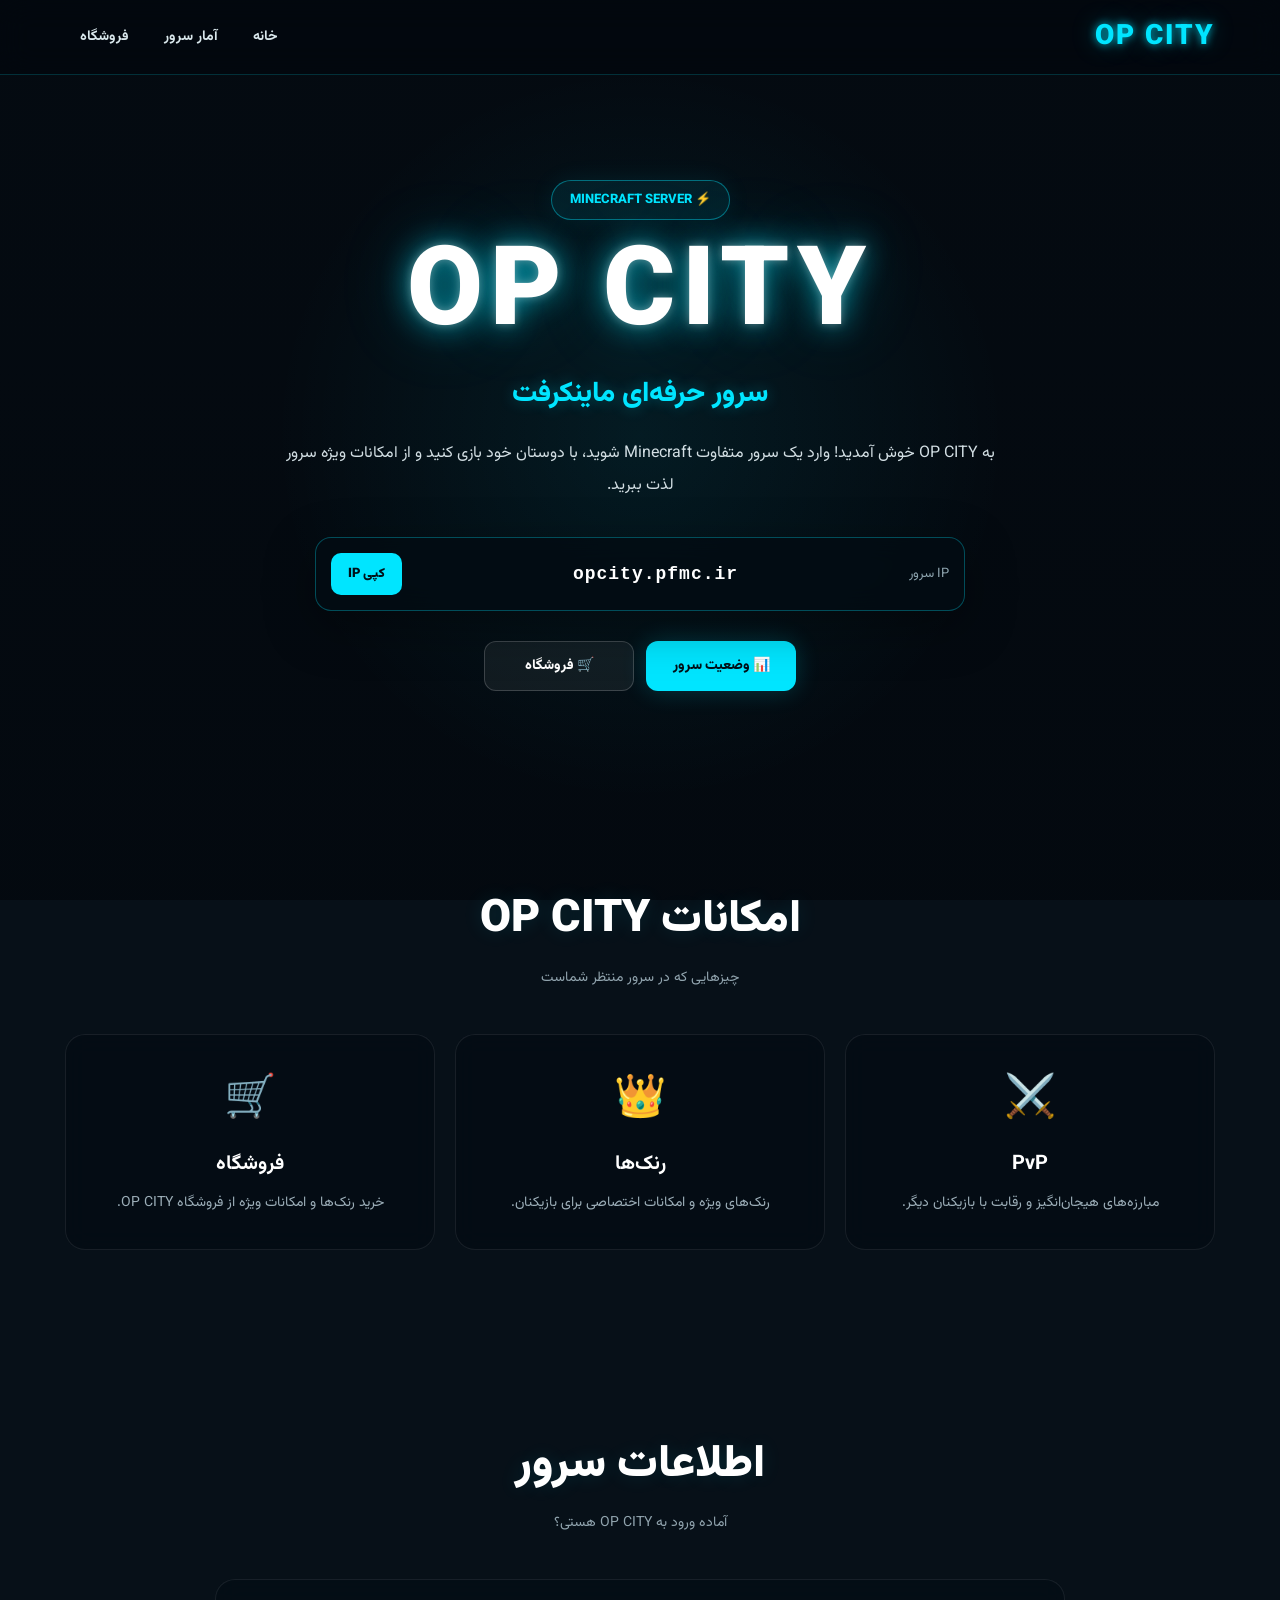
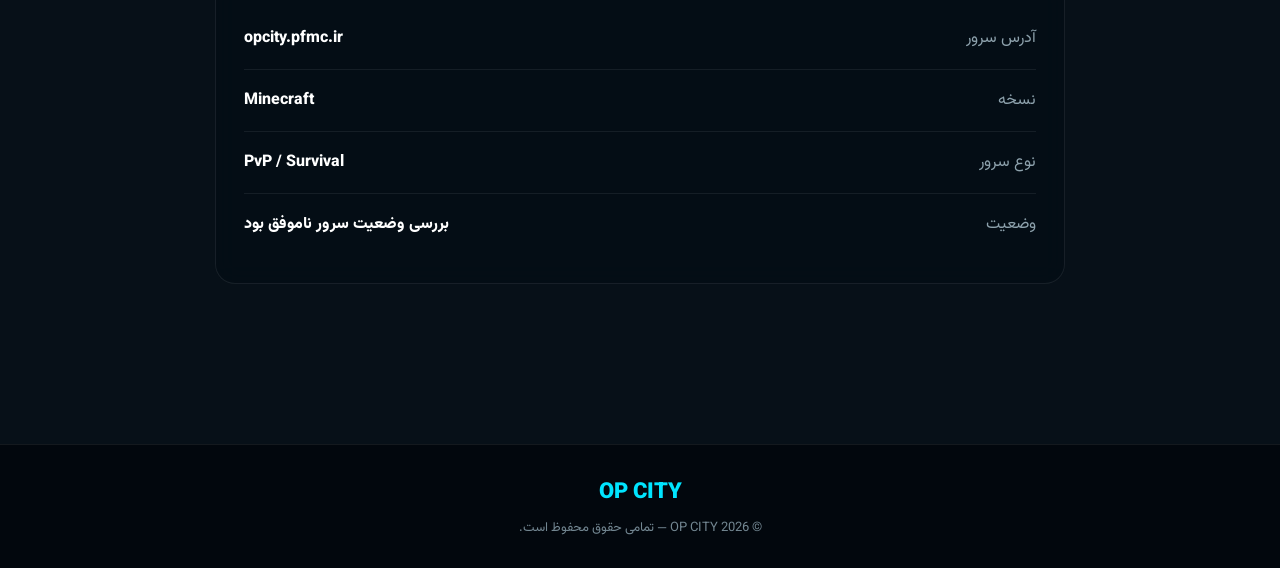
<file: index.html>
<!DOCTYPE html>
<html lang="fa" dir="rtl">

<head>
    <meta charset="UTF-8">
    <meta name="viewport" content="width=device-width, initial-scale=1.0">

    <title>OP CITY | Minecraft Server</title>

    <link rel="stylesheet" href="style.css">
</head>

<body>

    <!-- =========================
         NAVBAR
    ========================== -->

    <nav class="navbar">

        <div class="nav-container">

            <a href="index.html" class="logo">
                OP CITY
            </a>

            <ul class="nav-links">

                <li>
                    <a href="index.html">
                        خانه
                    </a>
                </li>

                <li>
                    <a href="stats.html">
                        آمار سرور
                    </a>
                </li>

                <li>
                    <a href="shop.html">
                        فروشگاه
                    </a>
                </li>

            </ul>

        </div>

    </nav>


    <!-- =========================
         HERO
    ========================== -->

    <header class="hero">

        <div class="hero-content">

            <div class="hero-badge">
                ⚡ MINECRAFT SERVER
            </div>

            <h1>
                OP CITY
            </h1>

            <div class="hero-subtitle">
                سرور حرفه‌ای ماینکرفت
            </div>

            <p class="hero-description">
                به OP CITY خوش آمدید!
                وارد یک سرور متفاوت Minecraft شوید،
                با دوستان خود بازی کنید و از امکانات
                ویژه سرور لذت ببرید.
            </p>


            <!-- IP -->

            <div class="ip-box">

                <span class="ip-label">
                    IP سرور
                </span>

                <span class="ip-address">
                    opcity.pfmc.ir
                </span>

                <button
                    class="copy-btn"
                    onclick="copyIP()">

                    کپی IP

                </button>

            </div>


            <!-- BUTTONS -->

            <div class="hero-buttons">

                <a
                    href="stats.html"
                    class="btn btn-primary">

                    📊 وضعیت سرور

                </a>

                <a
                    href="shop.html"
                    class="btn btn-secondary">

                    🛒 فروشگاه

                </a>

            </div>

        </div>

    </header>


    <!-- =========================
         FEATURES
    ========================== -->

    <section class="section">

        <div class="container">

            <div class="section-title">

                <h2>
                    امکانات OP CITY
                </h2>

                <p>
                    چیزهایی که در سرور منتظر شماست
                </p>

            </div>


            <div class="features">


                <!-- PvP -->

                <div class="feature-card">

                    <div class="feature-icon">
                        ⚔️
                    </div>

                    <h3>
                        PvP
                    </h3>

                    <p>
                        مبارزه‌های هیجان‌انگیز و
                        رقابت با بازیکنان دیگر.
                    </p>

                </div>


                <!-- Ranks -->

                <div class="feature-card">

                    <div class="feature-icon">
                        👑
                    </div>

                    <h3>
                        رنک‌ها
                    </h3>

                    <p>
                        رنک‌های ویژه و امکانات
                        اختصاصی برای بازیکنان.
                    </p>

                </div>


                <!-- Shop -->

                <div class="feature-card">

                    <div class="feature-icon">
                        🛒
                    </div>

                    <h3>
                        فروشگاه
                    </h3>

                    <p>
                        خرید رنک‌ها و امکانات ویژه
                        از فروشگاه OP CITY.
                    </p>

                </div>


            </div>

        </div>

    </section>


    <!-- =========================
         SERVER INFO
    ========================== -->

    <section class="section">

        <div class="container">

            <div class="section-title">

                <h2>
                    اطلاعات سرور
                </h2>

                <p>
                    آماده ورود به OP CITY هستی؟
                </p>

            </div>


            <div class="server-info">

                <div class="info-row">

                    <span class="info-label">
                        آدرس سرور
                    </span>

                    <span class="info-value">
                        opcity.pfmc.ir
                    </span>

                </div>


                <div class="info-row">

                    <span class="info-label">
                        نسخه
                    </span>

                    <span class="info-value">
                        Minecraft
                    </span>

                </div>


                <div class="info-row">

                    <span class="info-label">
                        نوع سرور
                    </span>

                    <span class="info-value">
                        PvP / Survival
                    </span>

                </div>


                <div class="info-row">

                    <span class="info-label">
                        وضعیت
                    </span>

                    <span
                        class="info-value"
                        id="statusText">

                        در حال بررسی...

                    </span>

                </div>

            </div>

        </div>

    </section>


    <!-- =========================
         FOOTER
    ========================== -->

    <footer>

        <div class="container">

            <div class="footer-logo">
                OP CITY
            </div>

            <p>
                © 2026 OP CITY — تمامی حقوق محفوظ است.
            </p>

        </div>

    </footer>


    <script src="script.js"></script>

</body>

</html>
</file>
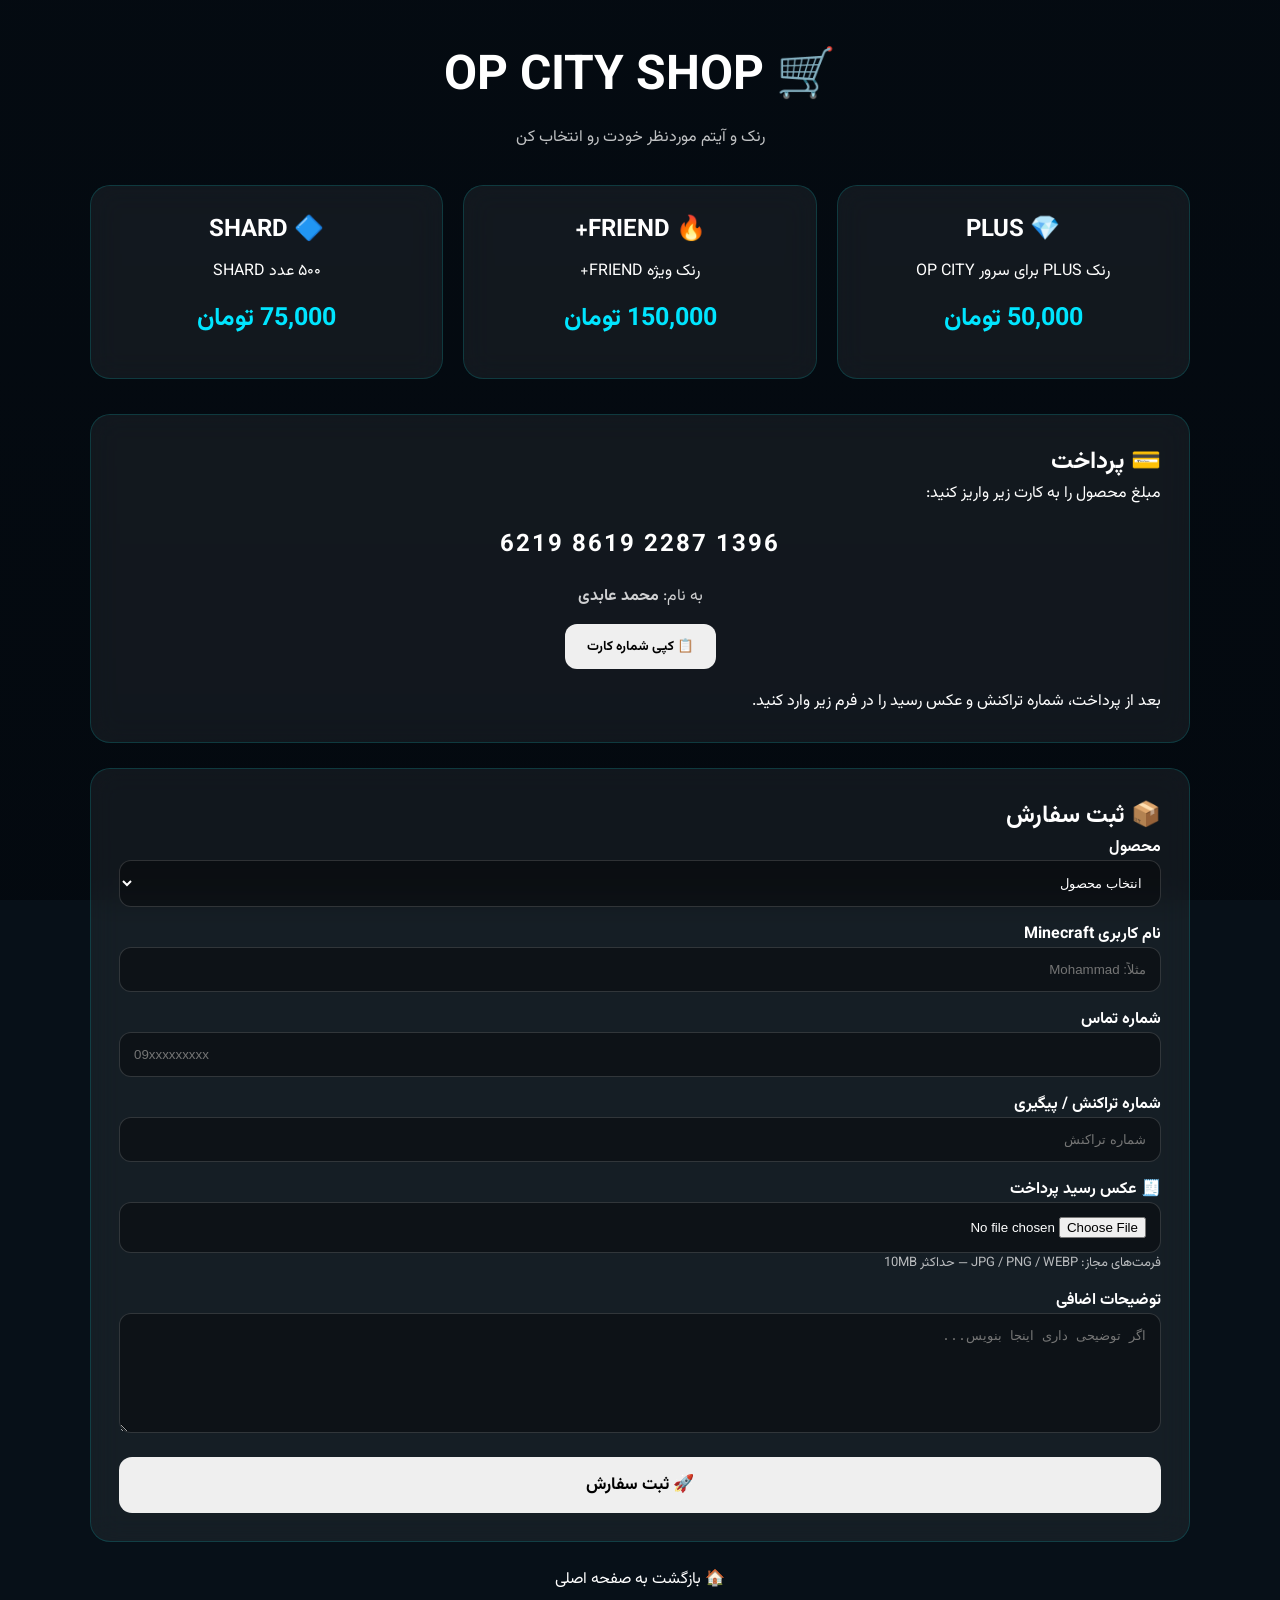
<file: shop.html>
<!DOCTYPE html>
<html lang="fa" dir="rtl">
<head>
    <meta charset="UTF-8">
    <meta name="viewport" content="width=device-width, initial-scale=1.0">

    <title>OP CITY | Shop</title>

    <link rel="stylesheet" href="style.css">

    <style>
        .shop-page {
            min-height: 100vh;
            padding: 40px 20px 80px;
        }

        .shop-container {
            max-width: 1100px;
            margin: auto;
        }

        .shop-title {
            text-align: center;
            margin-bottom: 35px;
        }

        .shop-title h1 {
            font-size: 48px;
            margin-bottom: 10px;
        }

        .shop-title p {
            opacity: .75;
        }

        .products {
            display: grid;
            grid-template-columns: repeat(3, 1fr);
            gap: 20px;
            margin-bottom: 35px;
        }

        .product-card {
            padding: 25px;
            border-radius: 20px;
            background: rgba(255,255,255,.06);
            border: 1px solid rgba(0,255,255,.15);
            backdrop-filter: blur(15px);
            transition: .25s;
            text-align: center;
        }

        .product-card:hover {
            transform: translateY(-5px);
            border-color: rgba(0,255,255,.5);
        }

        .product-card h2 {
            margin-bottom: 10px;
        }

        .product-price {
            font-size: 25px;
            font-weight: bold;
            margin: 15px 0;
        }

        .payment-box,
        .order-box {
            padding: 28px;
            border-radius: 20px;
            background: rgba(255,255,255,.06);
            border: 1px solid rgba(0,255,255,.15);
            backdrop-filter: blur(15px);
            margin-bottom: 25px;
        }

        .payment-card {
            font-size: 24px;
            font-weight: bold;
            letter-spacing: 2px;
            direction: ltr;
            text-align: center;
            margin: 20px 0;
        }

        .payment-owner {
            text-align: center;
            opacity: .8;
        }

        .copy-card {
            display: block;
            margin: 15px auto 0;
            cursor: pointer;
            padding: 12px 22px;
            border: none;
            border-radius: 12px;
            font-weight: bold;
        }

        .order-form {
            display: grid;
            gap: 15px;
        }

        .order-form label {
            font-weight: bold;
        }

        .order-form input,
        .order-form select,
        .order-form textarea {
            width: 100%;
            box-sizing: border-box;
            padding: 14px;
            border-radius: 12px;
            border: 1px solid rgba(255,255,255,.15);
            background: rgba(0,0,0,.35);
            color: white;
            outline: none;
        }

        .order-form textarea {
            min-height: 120px;
            resize: vertical;
        }

        .order-form input:focus,
        .order-form select:focus,
        .order-form textarea:focus {
            border-color: #00ffff;
        }

        .submit-order {
            padding: 15px;
            border: none;
            border-radius: 13px;
            cursor: pointer;
            font-size: 17px;
            font-weight: bold;
        }

        .receipt-help {
            font-size: 13px;
            opacity: .7;
        }

        #orderResult {
            display: none;
            margin-top: 20px;
            padding: 15px;
            border-radius: 12px;
            text-align: center;
            font-weight: bold;
        }

        .success {
            background: rgba(0,255,100,.12);
            border: 1px solid rgba(0,255,100,.4);
        }

        .error {
            background: rgba(255,0,0,.12);
            border: 1px solid rgba(255,0,0,.4);
        }

        .back-home {
            display: block;
            text-align: center;
            margin-top: 25px;
        }

        @media (max-width: 800px) {
            .products {
                grid-template-columns: 1fr;
            }

            .shop-title h1 {
                font-size: 35px;
            }

            .payment-card {
                font-size: 18px;
            }
        }
    </style>
</head>

<body>

<div class="shop-page">

    <div class="shop-container">

        <div class="shop-title">
            <h1>🛒 OP CITY SHOP</h1>
            <p>رنک و آیتم موردنظر خودت رو انتخاب کن</p>
        </div>

        <!-- PRODUCTS -->
        <div class="products">

            <div class="product-card">
                <h2>💎 PLUS</h2>
                <p>رنک PLUS برای سرور OP CITY</p>
                <div class="product-price">50,000 تومان</div>
            </div>

            <div class="product-card">
                <h2>🔥 FRIEND+</h2>
                <p>رنک ویژه FRIEND+</p>
                <div class="product-price">150,000 تومان</div>
            </div>

            <div class="product-card">
                <h2>🔷 SHARD</h2>
                <p>۵۰۰ عدد SHARD</p>
                <div class="product-price">75,000 تومان</div>
            </div>

        </div>

        <!-- PAYMENT -->
        <div class="payment-box">

            <h2>💳 پرداخت</h2>

            <p>
                مبلغ محصول را به کارت زیر واریز کنید:
            </p>

            <div class="payment-card">
                6219 8619 2287 1396
            </div>

            <div class="payment-owner">
                به نام: <strong>محمد عابدی</strong>
            </div>

            <button class="copy-card" onclick="copyCardNumber()">
                📋 کپی شماره کارت
            </button>

            <p style="margin-top:20px;">
                بعد از پرداخت، شماره تراکنش و عکس رسید را در فرم زیر وارد کنید.
            </p>

        </div>

        <!-- ORDER -->
        <div class="order-box">

            <h2>📦 ثبت سفارش</h2>

            <form id="orderForm" class="order-form">

                <div>
                    <label for="product">محصول</label>

                    <select id="product" name="product" required>
                        <option value="">انتخاب محصول</option>
                        <option value="PLUS">
                            PLUS - 50,000 تومان
                        </option>
                        <option value="FRIEND+">
                            FRIEND+ - 150,000 تومان
                        </option>
                        <option value="SHARD">
                            SHARD - 75,000 تومان
                        </option>
                    </select>
                </div>

                <div>
                    <label for="minecraft_username">
                        نام کاربری Minecraft
                    </label>

                    <input
                        type="text"
                        id="minecraft_username"
                        name="minecraft_username"
                        placeholder="مثلاً: Mohammad"
                        maxlength="32"
                        required
                    >
                </div>

                <div>
                    <label for="phone">
                        شماره تماس
                    </label>

                    <input
                        type="tel"
                        id="phone"
                        name="phone"
                        placeholder="09xxxxxxxxx"
                        maxlength="20"
                        required
                    >
                </div>

                <div>
                    <label for="transaction">
                        شماره تراکنش / پیگیری
                    </label>

                    <input
                        type="text"
                        id="transaction"
                        name="transaction"
                        placeholder="شماره تراکنش"
                        maxlength="100"
                        required
                    >
                </div>

                <div>
                    <label for="receipt">
                        🧾 عکس رسید پرداخت
                    </label>

                    <input
                        type="file"
                        id="receipt"
                        name="receipt"
                        accept="image/jpeg,image/png,image/webp"
                        required
                    >

                    <div class="receipt-help">
                        فرمت‌های مجاز: JPG / PNG / WEBP — حداکثر 10MB
                    </div>
                </div>

                <div>
                    <label for="message">
                        توضیحات اضافی
                    </label>

                    <textarea
                        id="message"
                        name="message"
                        placeholder="اگر توضیحی داری اینجا بنویس..."
                        maxlength="1000"
                    ></textarea>
                </div>

                <button
                    type="submit"
                    class="submit-order"
                    id="submitOrder"
                >
                    🚀 ثبت سفارش
                </button>

            </form>

            <div id="orderResult"></div>

        </div>

        <a href="index.html" class="back-home">
            🏠 بازگشت به صفحه اصلی
        </a>

    </div>

</div>

<script src="script.js"></script>

</body>
</html>
</file>
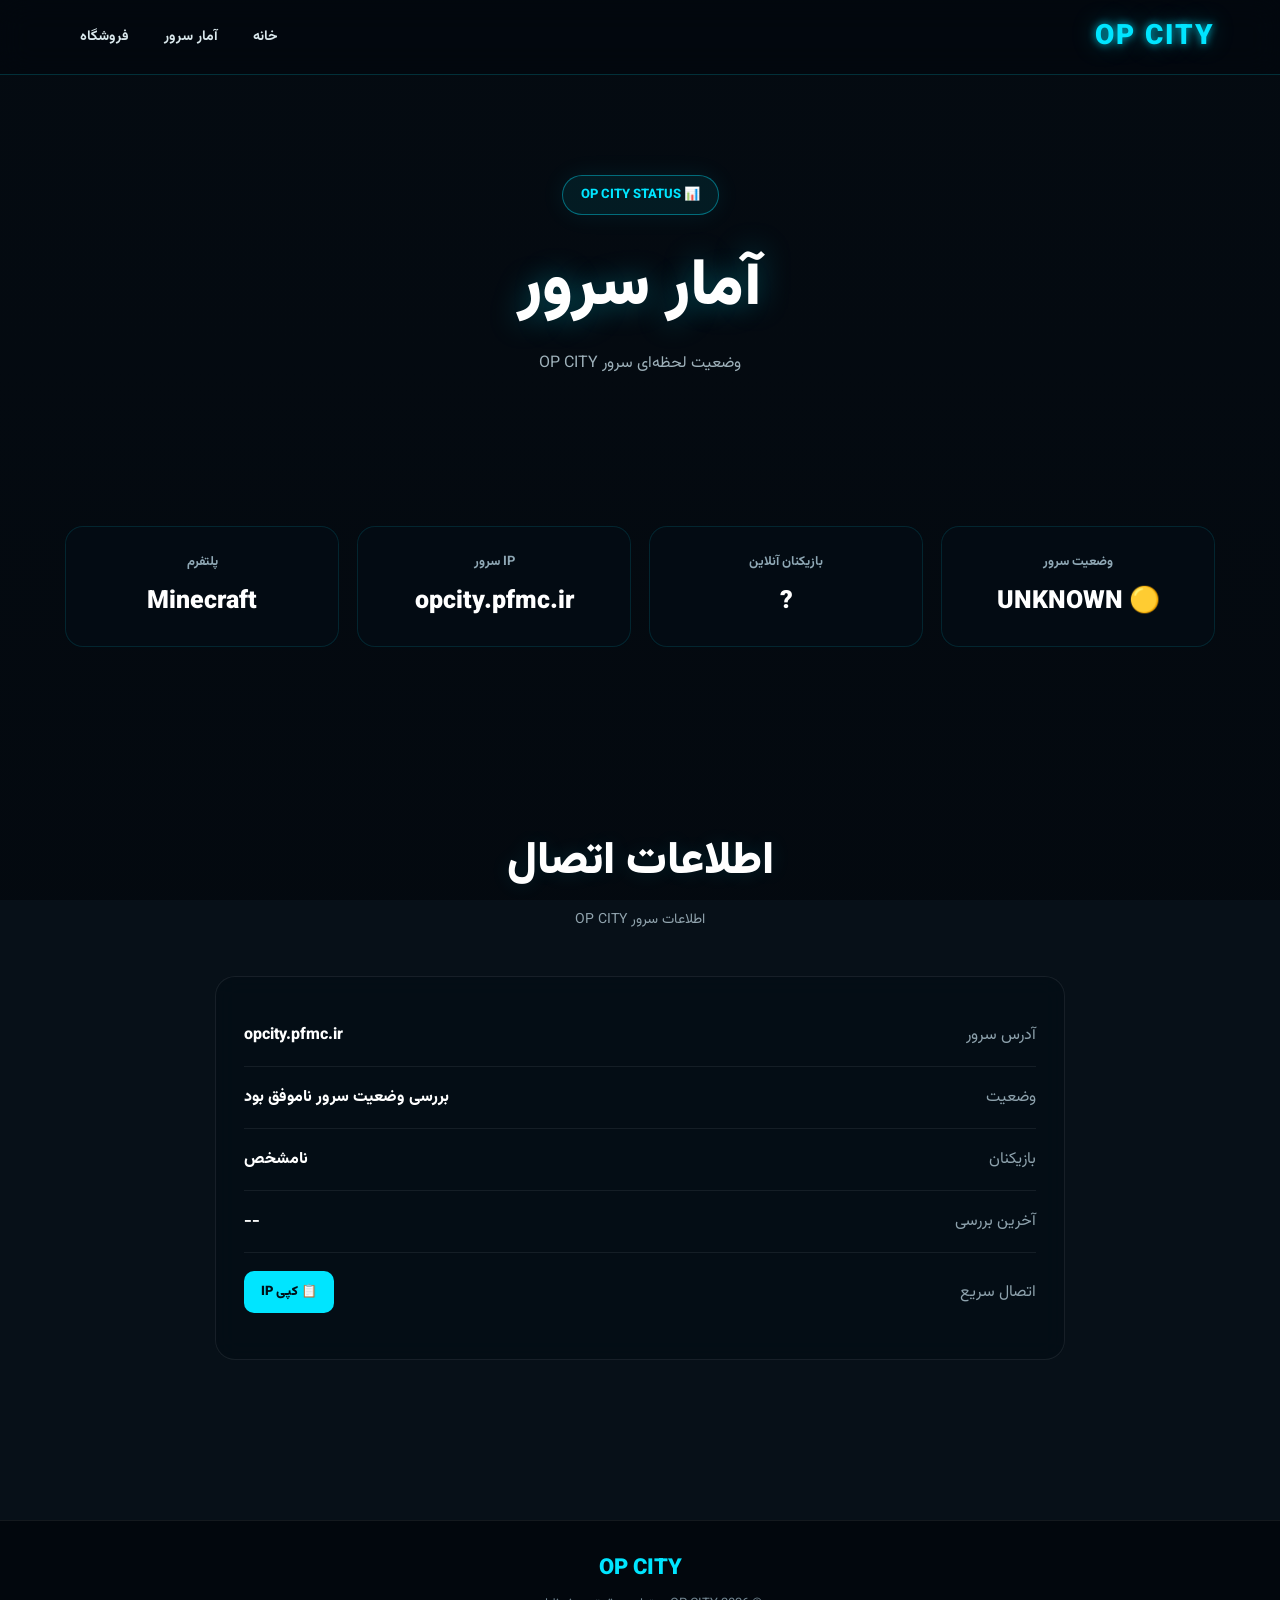
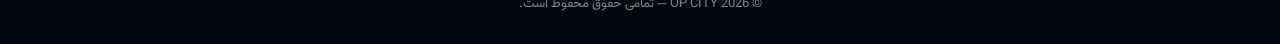
<file: stats.html>
<!DOCTYPE html>
<html lang="fa" dir="rtl">

<head>
    <meta charset="UTF-8">
    <meta name="viewport" content="width=device-width, initial-scale=1.0">

    <title>OP CITY | آمار سرور</title>

    <link rel="stylesheet" href="style.css">
</head>

<body>

    <!-- =========================
         NAVBAR
    ========================== -->

    <nav class="navbar">

        <div class="nav-container">

            <a href="index.html" class="logo">
                OP CITY
            </a>

            <ul class="nav-links">

                <li>
                    <a href="index.html">
                        خانه
                    </a>
                </li>

                <li>
                    <a href="stats.html">
                        آمار سرور
                    </a>
                </li>

                <li>
                    <a href="shop.html">
                        فروشگاه
                    </a>
                </li>

            </ul>

        </div>

    </nav>


    <!-- =========================
         PAGE HEADER
    ========================== -->

    <header class="page-header">

        <div class="container">

            <div class="hero-badge">
                📊 OP CITY STATUS
            </div>

            <h1>
                آمار سرور
            </h1>

            <p>
                وضعیت لحظه‌ای سرور OP CITY
            </p>

        </div>

    </header>


    <!-- =========================
         STATS
    ========================== -->

    <main>

        <section class="section">

            <div class="container">

                <div class="stats-grid">


                    <!-- STATUS -->

                    <div class="stat-card">

                        <h3>
                            وضعیت سرور
                        </h3>

                        <strong id="serverStatus">
                            در حال بررسی...
                        </strong>

                    </div>


                    <!-- PLAYERS -->

                    <div class="stat-card">

                        <h3>
                            بازیکنان آنلاین
                        </h3>

                        <strong id="players">
                            --
                        </strong>

                    </div>


                    <!-- IP -->

                    <div class="stat-card">

                        <h3>
                            IP سرور
                        </h3>

                        <strong>
                            opcity.pfmc.ir
                        </strong>

                    </div>


                    <!-- PLATFORM -->

                    <div class="stat-card">

                        <h3>
                            پلتفرم
                        </h3>

                        <strong>
                            Minecraft
                        </strong>

                    </div>


                </div>

            </div>

        </section>


        <!-- =========================
             SERVER INFORMATION
        ========================== -->

        <section class="section">

            <div class="container">

                <div class="section-title">

                    <h2>
                        اطلاعات اتصال
                    </h2>

                    <p>
                        اطلاعات سرور OP CITY
                    </p>

                </div>


                <div class="server-info">


                    <!-- IP -->

                    <div class="info-row">

                        <span class="info-label">
                            آدرس سرور
                        </span>

                        <span class="info-value">
                            opcity.pfmc.ir
                        </span>

                    </div>


                    <!-- STATUS -->

                    <div class="info-row">

                        <span class="info-label">
                            وضعیت
                        </span>

                        <span
                            class="info-value"
                            id="statusText">

                            در حال بررسی...

                        </span>

                    </div>


                    <!-- PLAYERS -->

                    <div class="info-row">

                        <span class="info-label">
                            بازیکنان
                        </span>

                        <span
                            class="info-value"
                            id="playersInfo">

                            --

                        </span>

                    </div>


                    <!-- LAST CHECK -->

                    <div class="info-row">

                        <span class="info-label">
                            آخرین بررسی
                        </span>

                        <span
                            class="info-value"
                            id="lastCheck">

                            --

                        </span>

                    </div>


                    <!-- COPY -->

                    <div class="info-row">

                        <span class="info-label">
                            اتصال سریع
                        </span>

                        <button
                            class="copy-btn"
                            onclick="copyIP()">

                            📋 کپی IP

                        </button>

                    </div>


                </div>

            </div>

        </section>

    </main>


    <!-- =========================
         FOOTER
    ========================== -->

    <footer>

        <div class="container">

            <div class="footer-logo">
                OP CITY
            </div>

            <p>
                © 2026 OP CITY — تمامی حقوق محفوظ است.
            </p>

        </div>

    </footer>


    <script src="script.js"></script>

</body>

</html>
</file>
<file: style.css>
@import url('https://fonts.googleapis.com/css2?family=Vazirmatn:wght@400;500;600;700;800;900&display=swap');

* {
    margin: 0;
    padding: 0;
    box-sizing: border-box;
}

html {
    scroll-behavior: smooth;
}

body {
    font-family: 'Vazirmatn', Arial, sans-serif;
    direction: rtl;
    min-height: 100vh;
    color: #fff;
    background-color: #071018;

    background-image:
        linear-gradient(
            rgba(3, 8, 14, 0.68),
            rgba(3, 8, 14, 0.86)
        ),
        url("https://wallpaper.dog/large/10949934.jpg");

    background-size: cover;
    background-position: center;
    background-attachment: fixed;
    background-repeat: no-repeat;
}

a {
    color: inherit;
    text-decoration: none;
}

button {
    font-family: inherit;
}

.container {
    width: 92%;
    max-width: 1150px;
    margin: auto;
}

/* =========================
   NAVBAR
========================= */

.navbar {
    position: sticky;
    top: 0;
    z-index: 9999;

    width: 100%;
    padding: 15px 0;

    background: rgba(3, 8, 14, 0.82);
    border-bottom: 1px solid rgba(0, 229, 255, 0.18);

    backdrop-filter: blur(15px);
    -webkit-backdrop-filter: blur(15px);
}

.nav-container {
    width: 92%;
    max-width: 1150px;
    margin: auto;

    display: flex;
    align-items: center;
    justify-content: space-between;

    gap: 20px;
}

.logo {
    font-size: 28px;
    font-weight: 900;
    letter-spacing: 2px;

    color: #00e5ff;

    text-shadow:
        0 0 8px rgba(0, 229, 255, 0.8),
        0 0 25px rgba(0, 229, 255, 0.35);
}

.nav-links {
    display: flex;
    align-items: center;
    gap: 5px;

    list-style: none;
}

.nav-links a {
    display: block;

    padding: 10px 15px;

    border-radius: 10px;

    color: #d9e7ec;

    font-size: 14px;
    font-weight: 700;

    transition:
        background 0.25s ease,
        color 0.25s ease,
        transform 0.25s ease;
}

.nav-links a:hover {
    color: #00e5ff;

    background: rgba(0, 229, 255, 0.08);

    transform: translateY(-2px);
}

/* =========================
   HERO
========================= */

.hero {
    position: relative;

    min-height: 720px;

    display: flex;
    align-items: center;
    justify-content: center;

    text-align: center;

    overflow: hidden;
}

.hero::after {
    content: "";

    position: absolute;
    inset: 0;

    pointer-events: none;

    background:
        radial-gradient(
            circle at center,
            rgba(0, 229, 255, 0.08),
            transparent 50%
        );
}

.hero-content {
    position: relative;
    z-index: 2;

    width: 92%;
    max-width: 900px;

    padding: 80px 0;
}

.hero-badge {
    display: inline-block;

    margin-bottom: 22px;
    padding: 9px 18px;

    border: 1px solid rgba(0, 229, 255, 0.4);
    border-radius: 999px;

    background: rgba(0, 229, 255, 0.08);

    color: #00e5ff;

    font-size: 13px;
    font-weight: 800;

    box-shadow:
        0 0 25px rgba(0, 229, 255, 0.08);
}

.hero h1 {
    font-size: clamp(55px, 10vw, 110px);

    line-height: 1;

    font-weight: 900;

    letter-spacing: 7px;

    color: #fff;

    text-shadow:
        0 0 10px rgba(255, 255, 255, 0.35),
        0 0 30px rgba(0, 229, 255, 0.65),
        0 0 70px rgba(0, 229, 255, 0.25);
}

.hero-subtitle {
    margin-top: 20px;

    color: #00e5ff;

    font-size: clamp(18px, 3vw, 28px);

    font-weight: 800;

    text-shadow:
        0 0 15px rgba(0, 229, 255, 0.3);
}

.hero-description {
    max-width: 720px;

    margin: 22px auto 0;

    color: #d3dfe4;

    font-size: 16px;

    line-height: 2;
}

/* =========================
   IP BOX
========================= */

.ip-box {
    width: 100%;
    max-width: 650px;

    margin: 35px auto 0;
    padding: 15px;

    display: flex;
    align-items: center;

    gap: 12px;

    background: rgba(3, 12, 19, 0.86);

    border: 1px solid rgba(0, 229, 255, 0.3);

    border-radius: 16px;

    backdrop-filter: blur(12px);

    box-shadow:
        0 15px 50px rgba(0, 0, 0, 0.35);
}

.ip-label {
    color: #8fa6b0;

    font-size: 13px;

    white-space: nowrap;
}

.ip-address {
    flex: 1;

    direction: ltr;
    text-align: center;

    color: #fff;

    font-family: Consolas, monospace;

    font-size: 18px;

    font-weight: 800;

    letter-spacing: 1px;
}

.copy-btn {
    border: none;

    cursor: pointer;

    padding: 11px 17px;

    border-radius: 10px;

    background: #00e5ff;

    color: #001018;

    font-size: 13px;

    font-weight: 900;

    transition: 0.25s ease;
}

.copy-btn:hover {
    transform: translateY(-2px);

    box-shadow:
        0 0 25px rgba(0, 229, 255, 0.45);
}

/* =========================
   BUTTONS
========================= */

.hero-buttons {
    margin-top: 30px;

    display: flex;
    justify-content: center;

    gap: 12px;

    flex-wrap: wrap;
}

.btn {
    display: inline-flex;

    align-items: center;
    justify-content: center;

    min-width: 150px;

    padding: 13px 22px;

    border-radius: 12px;

    font-size: 14px;

    font-weight: 800;

    transition: 0.25s ease;
}

.btn-primary {
    background: #00e5ff;

    color: #001018;

    box-shadow:
        0 0 25px rgba(0, 229, 255, 0.2);
}

.btn-primary:hover {
    transform: translateY(-3px);

    box-shadow:
        0 0 35px rgba(0, 229, 255, 0.45);
}

.btn-secondary {
    background: rgba(255, 255, 255, 0.06);

    border: 1px solid rgba(255, 255, 255, 0.18);

    color: #fff;
}

.btn-secondary:hover {
    transform: translateY(-3px);

    border-color: rgba(0, 229, 255, 0.5);

    color: #00e5ff;
}

/* =========================
   SECTION
========================= */

.section {
    padding: 90px 0;
}

.section-title {
    text-align: center;

    margin-bottom: 45px;
}

.section-title h2 {
    font-size: clamp(28px, 5vw, 45px);

    font-weight: 900;

    text-shadow:
        0 0 20px rgba(0, 229, 255, 0.12);
}

.section-title p {
    margin-top: 12px;

    color: #91a4ae;

    font-size: 14px;
}

/* =========================
   FEATURES
========================= */

.features {
    display: grid;

    grid-template-columns:
        repeat(3, 1fr);

    gap: 20px;
}

.feature-card {
    padding: 32px 25px;

    text-align: center;

    background: rgba(4, 13, 21, 0.84);

    border: 1px solid rgba(255, 255, 255, 0.08);

    border-radius: 20px;

    backdrop-filter: blur(12px);

    transition: 0.3s ease;
}

.feature-card:hover {
    transform: translateY(-7px);

    border-color:
        rgba(0, 229, 255, 0.4);

    box-shadow:
        0 15px 45px rgba(0, 0, 0, 0.3);
}

.feature-icon {
    font-size: 42px;

    margin-bottom: 15px;
}

.feature-card h3 {
    font-size: 20px;

    margin-bottom: 10px;
}

.feature-card p {
    color: #9caeb8;

    line-height: 1.9;

    font-size: 14px;
}

/* =========================
   STATS
========================= */

.stats-grid {
    display: grid;

    grid-template-columns:
        repeat(4, 1fr);

    gap: 18px;
}

.stat-card {
    padding: 25px 18px;

    text-align: center;

    background: rgba(4, 13, 21, 0.84);

    border: 1px solid rgba(0, 229, 255, 0.12);

    border-radius: 18px;

    backdrop-filter: blur(10px);

    transition: 0.3s ease;
}

.stat-card:hover {
    transform: translateY(-4px);

    border-color:
        rgba(0, 229, 255, 0.3);
}

.stat-card h3 {
    color: #8fa8b5;

    font-size: 13px;

    margin-bottom: 10px;
}

.stat-card strong {
    display: block;

    font-size: 25px;

    font-weight: 900;

    color: #fff;
}

/* =========================
   SHOP
========================= */

.shop-grid {
    display: grid;

    grid-template-columns:
        repeat(4, 1fr);

    gap: 20px;
}

.product-card {
    padding: 28px 20px;

    text-align: center;

    background: rgba(4, 13, 21, 0.86);

    border: 1px solid rgba(255, 255, 255, 0.08);

    border-radius: 20px;

    backdrop-filter: blur(12px);

    transition: 0.3s ease;
}

.product-card:hover {
    transform: translateY(-7px);

    border-color:
        rgba(0, 229, 255, 0.4);

    box-shadow:
        0 15px 45px rgba(0, 0, 0, 0.35);
}

.product-icon {
    font-size: 45px;

    margin-bottom: 15px;
}

.product-card h3 {
    font-size: 21px;

    margin-bottom: 10px;
}

.product-price {
    color: #00e5ff;

    font-size: 22px;

    font-weight: 900;

    margin-bottom: 20px;
}

.product-button {
    width: 100%;

    border: none;

    cursor: pointer;

    padding: 12px;

    border-radius: 10px;

    background: #00e5ff;

    color: #001018;

    font-weight: 900;

    transition: 0.25s ease;
}

.product-button:hover {
    transform: translateY(-2px);

    box-shadow:
        0 0 25px rgba(0, 229, 255, 0.35);
}

/* =========================
   PAGE HEADER
========================= */

.page-header {
    padding: 100px 0 60px;

    text-align: center;
}

.page-header h1 {
    font-size: clamp(35px, 6vw, 65px);

    font-weight: 900;

    text-shadow:
        0 0 30px rgba(0, 229, 255, 0.35);
}

.page-header p {
    margin-top: 12px;

    color: #9eb1ba;
}

/* =========================
   SERVER INFO
========================= */

.server-info {
    width: 92%;
    max-width: 850px;

    margin: 0 auto;

    padding: 28px;

    background: rgba(4, 13, 21, 0.86);

    border: 1px solid rgba(255, 255, 255, 0.08);

    border-radius: 20px;

    backdrop-filter: blur(12px);
}

.info-row {
    display: flex;

    justify-content: space-between;
    align-items: center;

    gap: 20px;

    padding: 18px 0;

    border-bottom:
        1px solid rgba(255, 255, 255, 0.07);
}

.info-row:last-child {
    border-bottom: none;
}

.info-label {
    color: #8ea2ad;
}

.info-value {
    color: #fff;

    font-weight: 800;

    direction: ltr;
}

/* =========================
   FOOTER
========================= */

footer {
    margin-top: 70px;

    padding: 30px 0;

    text-align: center;

    background: rgba(2, 7, 12, 0.92);

    border-top:
        1px solid rgba(255, 255, 255, 0.07);
}

footer p {
    color: #738792;

    font-size: 13px;
}

.footer-logo {
    color: #00e5ff;

    font-size: 22px;

    font-weight: 900;

    margin-bottom: 8px;
}

/* =========================
   SCROLLBAR
========================= */

::-webkit-scrollbar {
    width: 9px;
}

::-webkit-scrollbar-track {
    background: #03080e;
}

::-webkit-scrollbar-thumb {
    background: #12616d;

    border-radius: 10px;
}

::-webkit-scrollbar-thumb:hover {
    background: #00e5ff;
}

/* =========================
   MOBILE
========================= */

@media (max-width: 900px) {

    .features {
        grid-template-columns: 1fr;
    }

    .stats-grid {
        grid-template-columns:
            repeat(2, 1fr);
    }

    .shop-grid {
        grid-template-columns:
            repeat(2, 1fr);
    }
}

@media (max-width: 650px) {

    .navbar {
        padding: 12px 0;
    }

    .nav-container {
        flex-direction: column;

        gap: 10px;
    }

    .nav-links {
        width: 100%;

        justify-content: center;

        flex-wrap: wrap;
    }

    .nav-links a {
        padding: 8px 11px;

        font-size: 12px;
    }

    .hero {
        min-height: 650px;
    }

    .hero h1 {
        letter-spacing: 4px;
    }

    .hero-description {
        font-size: 14px;
    }

    .ip-box {
        flex-direction: column;
    }

    .ip-label {
        text-align: center;
    }

    .ip-address {
        width: 100%;

        font-size: 16px;

        padding: 5px;
    }

    .copy-btn {
        width: 100%;
    }

    .hero-buttons {
        flex-direction: column;
    }

    .btn {
        width: 100%;
    }

    .stats-grid {
        grid-template-columns: 1fr;
    }

    .shop-grid {
        grid-template-columns: 1fr;
    }

    .section {
        padding: 65px 0;
    }

    .server-info {
        padding: 20px;
    }

    .info-row {
        flex-direction: column;

        align-items: flex-start;

        gap: 7px;
    }
}
</file>
